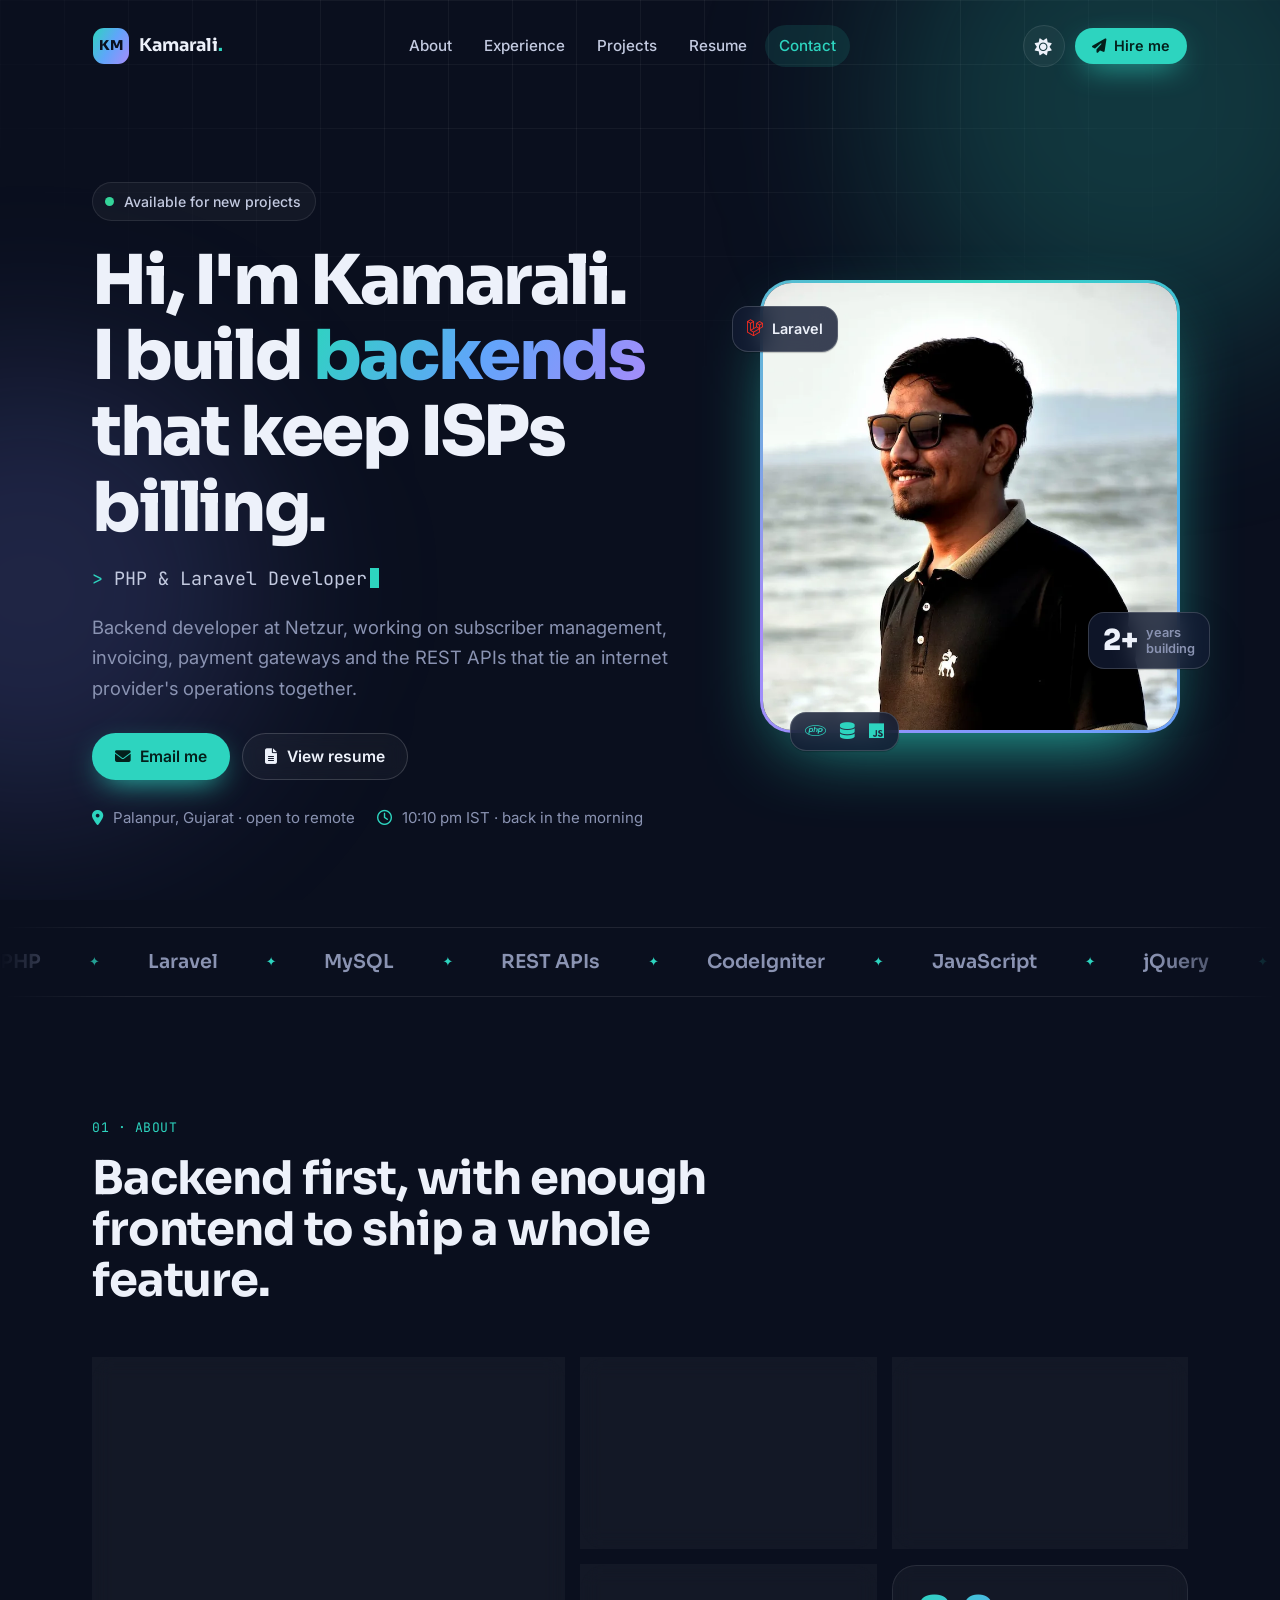
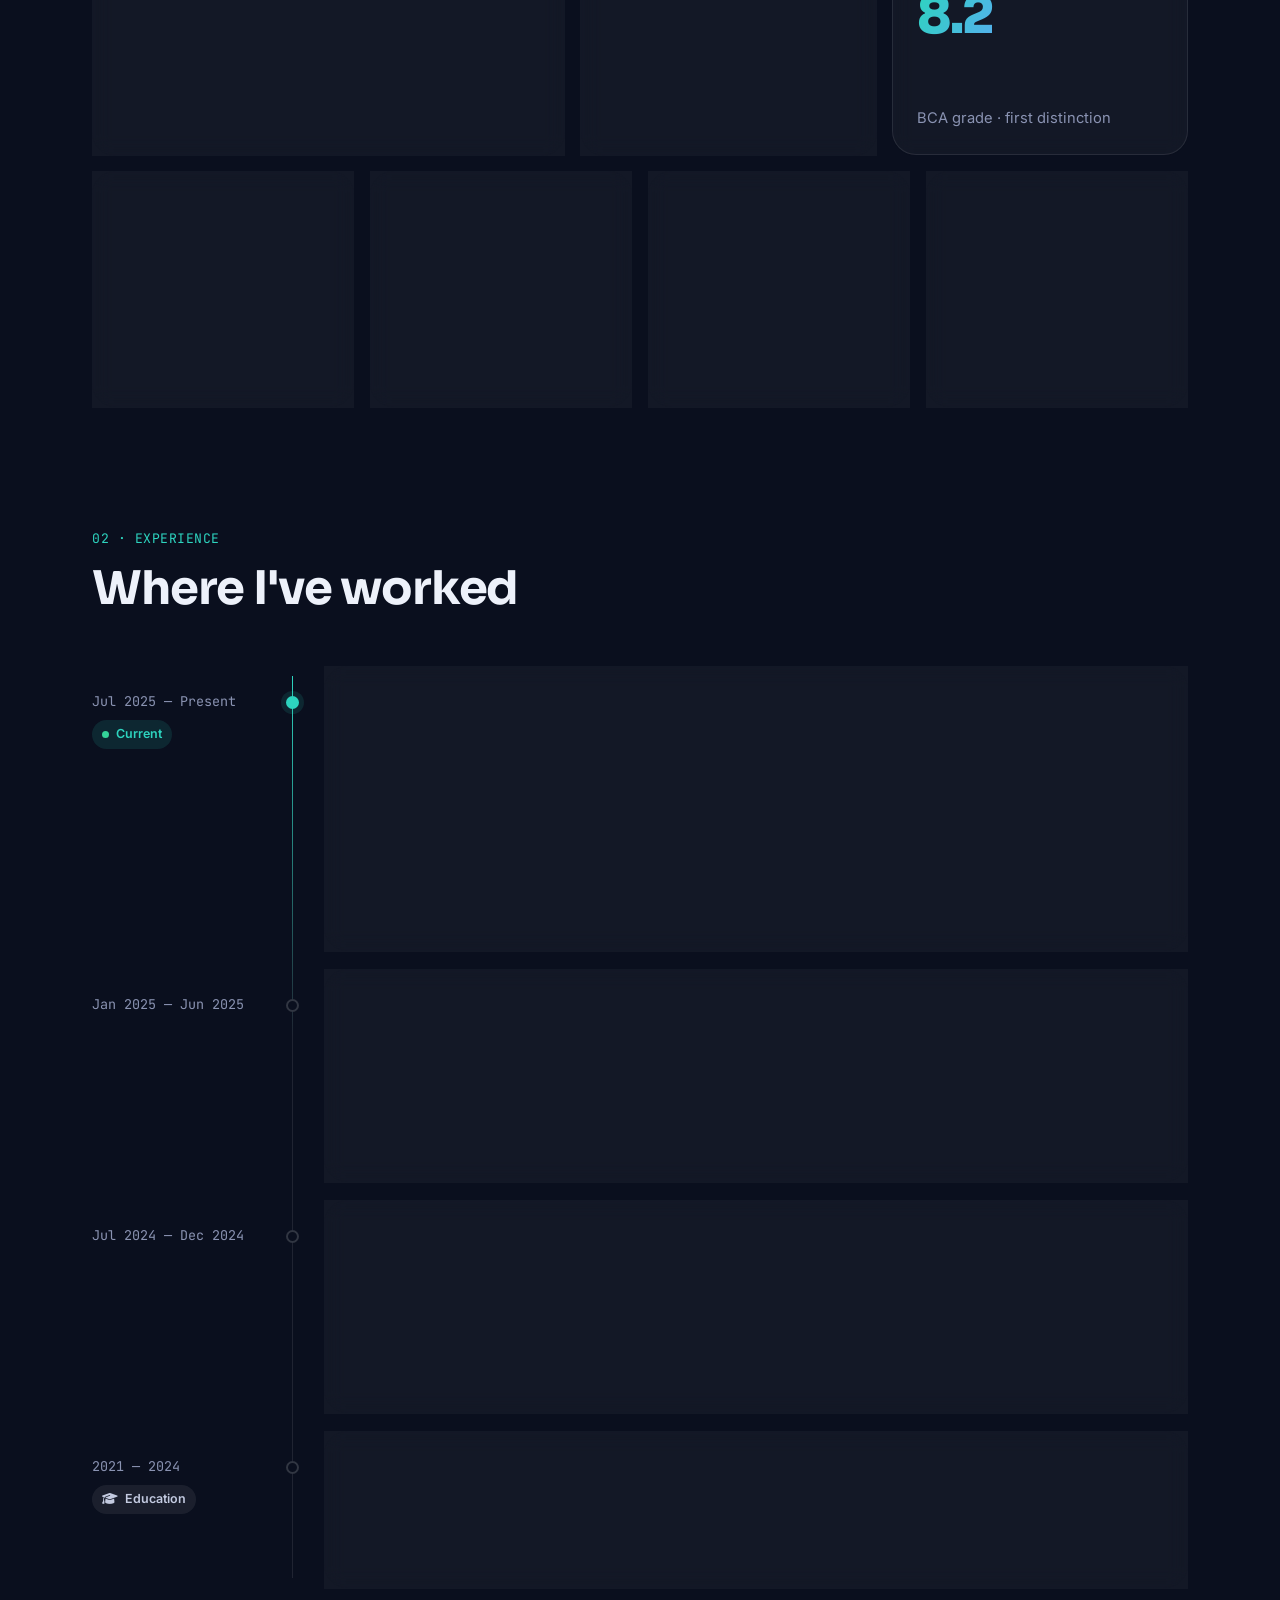
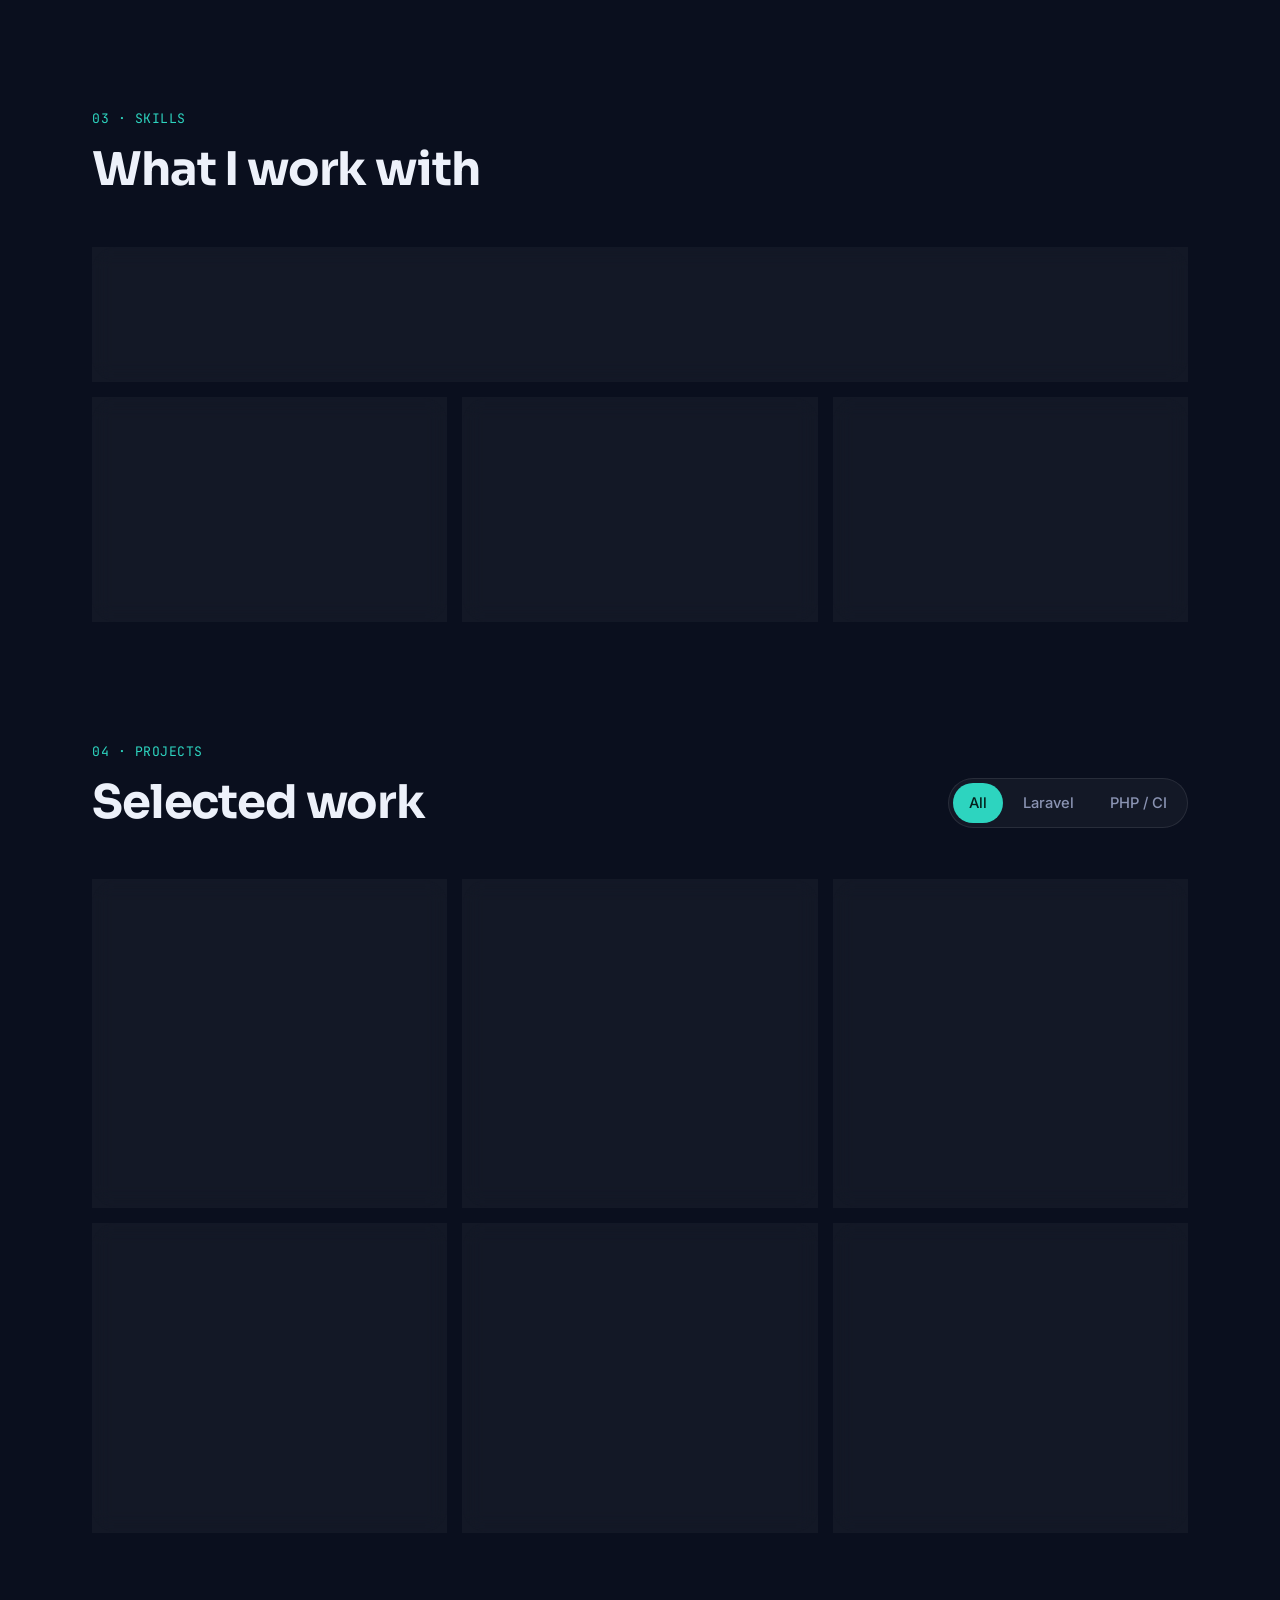
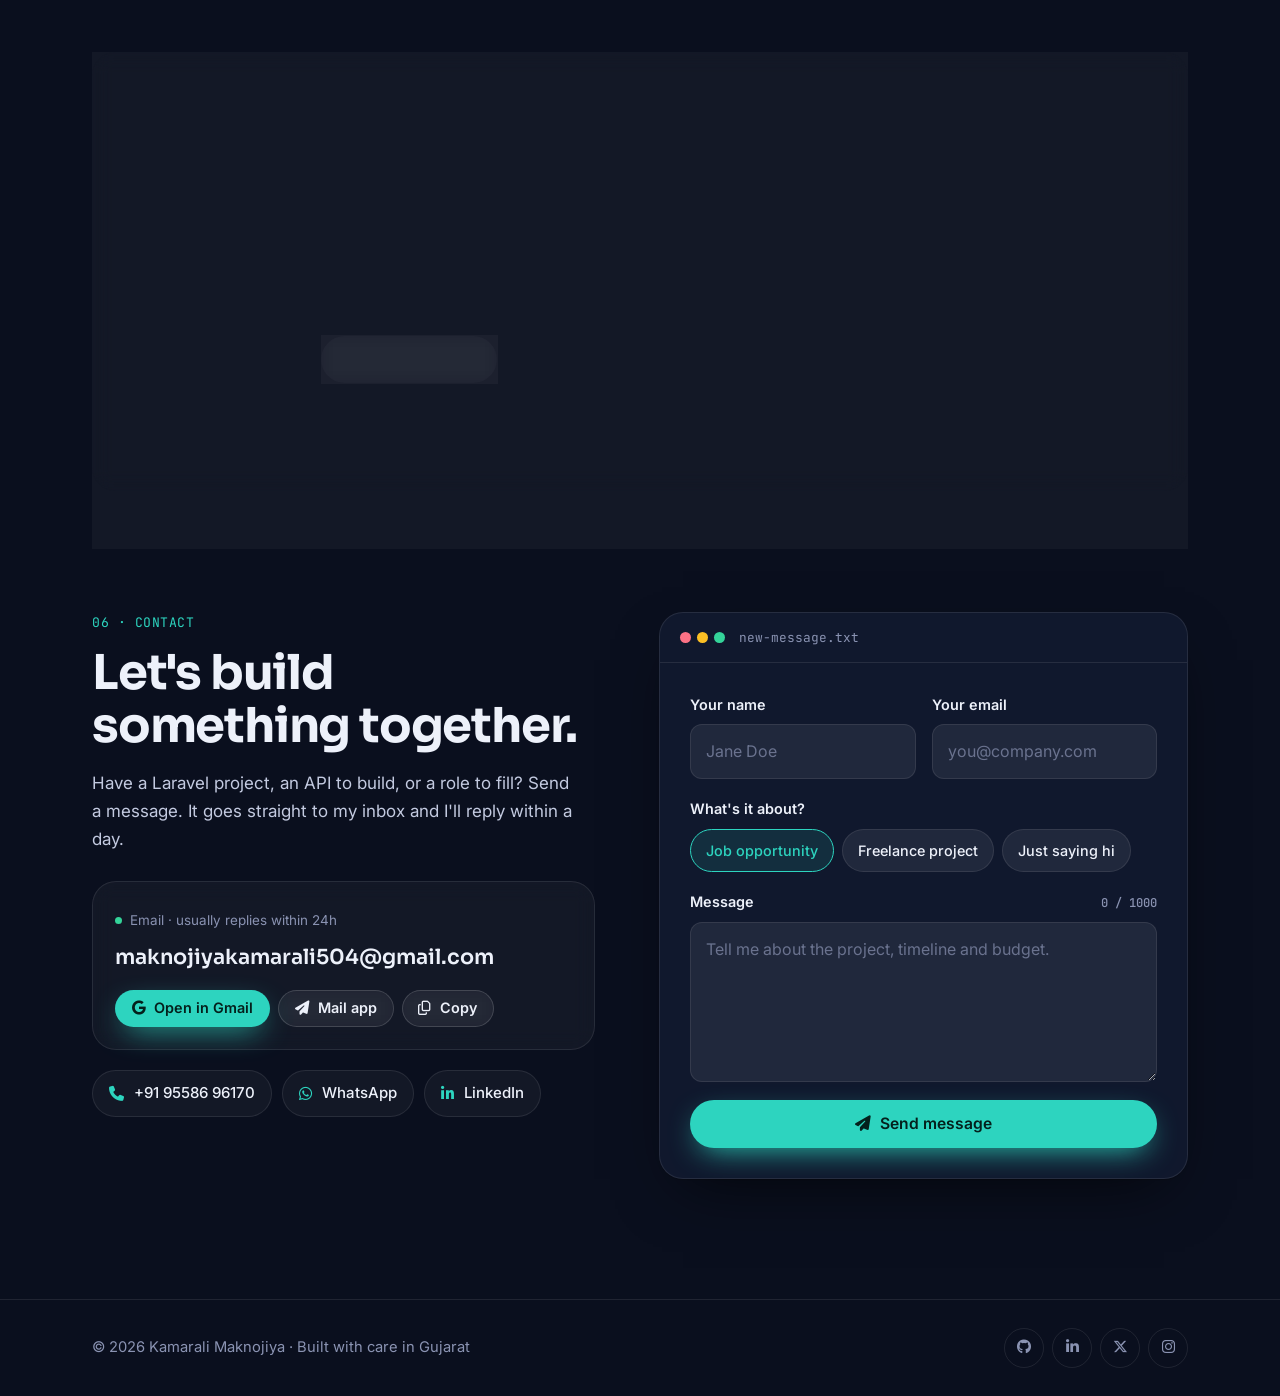
<file: index.html>
<!DOCTYPE html>
<html lang="en">
<head>
  <meta charset="UTF-8">
  <meta name="viewport" content="width=device-width, initial-scale=1.0">
  <title>Kamarali Maknojiya · PHP & Laravel Backend Developer</title>
  <meta name="description" content="Kamarali Maknojiya — PHP & Laravel backend developer building billing, subscriber and payment systems for ISPs. Based in Palanpur, Gujarat.">
  <meta property="og:title" content="Kamarali Maknojiya — PHP & Laravel Backend Developer">
  <meta property="og:description" content="I build the backend that keeps internet providers billing: subscribers, invoices, payments and REST APIs.">
  <meta property="og:image" content="assets/img/kamarali.jpeg">
  <meta property="og:type" content="website">
  <meta name="theme-color" content="#0A0F1E">
  <link rel="icon" type="image/svg+xml" href="data:image/svg+xml,%3Csvg xmlns='http://www.w3.org/2000/svg' viewBox='0 0 64 64'%3E%3Cdefs%3E%3ClinearGradient id='g' x1='0' y1='0' x2='1' y2='1'%3E%3Cstop offset='0' stop-color='%232DD4BF'/%3E%3Cstop offset='1' stop-color='%236366F1'/%3E%3C/linearGradient%3E%3C/defs%3E%3Crect width='64' height='64' rx='18' fill='url(%23g)'/%3E%3Ctext x='50%25' y='55%25' font-family='Arial' font-weight='700' font-size='26' fill='%230A0F1E' text-anchor='middle' dominant-baseline='middle'%3EKM%3C/text%3E%3C/svg%3E">

  <link rel="preconnect" href="https://fonts.googleapis.com">
  <link rel="preconnect" href="https://fonts.gstatic.com" crossorigin>
  <link href="https://fonts.googleapis.com/css2?family=Sora:wght@500;600;700;800&family=Inter:wght@400;500;600&family=JetBrains+Mono:wght@500&display=swap" rel="stylesheet">
  <link rel="stylesheet" href="https://cdnjs.cloudflare.com/ajax/libs/font-awesome/6.5.1/css/all.min.css">
  <link rel="stylesheet" href="assets/css/style.css?v=2">
  <script>
    // Apply saved theme before paint (dark is the default look)
    try { var t = localStorage.getItem('km-theme'); if (t) document.documentElement.dataset.theme = t; } catch (e) {}
    document.documentElement.classList.add('js');
  </script>
</head>

<body>
  <a class="skip" href="#main">Skip to content</a>
  <div class="progress" id="progress" aria-hidden="true"></div>
  <div class="bg-glow" aria-hidden="true"><span></span><span></span></div>

  <!-- ============ NAV ============ -->
  <header class="nav" id="nav">
    <div class="wrap nav__inner">
      <a href="#top" class="brand" aria-label="Kamarali Maknojiya, back to top">
        <span class="brand__mark">KM</span>
        <span class="brand__name">Kamarali<span class="brand__dot">.</span></span>
      </a>

      <nav class="nav__links" id="navLinks" aria-label="Main">
        <a href="#about">About</a>
        <a href="#work">Experience</a>
        <a href="#projects">Projects</a>
        <a href="#resume">Resume</a>
        <a href="#contact">Contact</a>
      </nav>

      <div class="nav__actions">
        <button class="icon-btn" id="themeToggle" type="button" aria-label="Switch colour theme">
          <i class="fa-solid fa-sun" aria-hidden="true"></i>
        </button>
        <a class="btn btn--small btn--accent nav__cta" href="#contact">
          <i class="fa-solid fa-paper-plane" aria-hidden="true"></i> Hire me
        </a>
        <button class="icon-btn nav__burger" id="menuToggle" type="button" aria-label="Open menu" aria-expanded="false" aria-controls="navLinks">
          <i class="fa-solid fa-bars" aria-hidden="true"></i>
        </button>
      </div>
    </div>
  </header>

  <main id="main">
    <!-- ============ HERO ============ -->
    <section class="hero" id="top">
      <div class="wrap hero__grid">
        <div class="hero__text">
          <p class="badge reveal">
            <span class="pulse" aria-hidden="true"></span>
            Available for new projects
          </p>
          <h1 class="hero__title reveal">
            Hi, I'm Kamarali.<br>
            I build <span class="grad">backends</span><br class="br-lg"> that keep ISPs billing.
          </h1>
          <p class="hero__role reveal" aria-live="off">
            <span class="mono">&gt;</span> <span id="typed" class="typed">PHP &amp; Laravel Developer</span><span class="caret" aria-hidden="true"></span>
          </p>
          <p class="hero__lead reveal">
            Backend developer at Netzur, working on subscriber management, invoicing,
            payment gateways and the REST APIs that tie an internet provider's operations together.
          </p>

          <div class="hero__cta reveal">
            <a class="btn btn--accent" href="#contact">
              <i class="fa-solid fa-envelope" aria-hidden="true"></i> Email me
            </a>
            <a class="btn btn--ghost" href="resume.html">
              <i class="fa-solid fa-file-lines" aria-hidden="true"></i> View resume
            </a>
          </div>

          <ul class="facts reveal">
            <li><i class="fa-solid fa-location-dot" aria-hidden="true"></i> Palanpur, Gujarat · open to remote</li>
            <li><i class="fa-regular fa-clock" aria-hidden="true"></i> <span id="localTime">—</span></li>
          </ul>
        </div>

        <figure class="portrait reveal">
          <div class="portrait__ring">
            <div class="portrait__frame">
              <picture>
                <source srcset="assets/img/kamarali.webp" type="image/webp">
                <img src="assets/img/kamarali.jpeg" width="800" height="800" alt="Portrait of Kamarali Maknojiya" fetchpriority="high">
              </picture>
            </div>
          </div>
          <div class="chip chip--tl" aria-hidden="true">
            <i class="fa-brands fa-laravel"></i> Laravel
          </div>
          <div class="chip chip--br" aria-hidden="true">
            <span class="chip__num">2+</span><span>years<br>building</span>
          </div>
          <div class="chip chip--bl" aria-hidden="true">
            <i class="fa-brands fa-php"></i><i class="fa-solid fa-database"></i><i class="fa-brands fa-js"></i>
          </div>
        </figure>
      </div>

      <!-- tech marquee -->
      <div class="marquee" aria-label="Technologies I use">
        <div class="marquee__track">
          <span>PHP</span><span>Laravel</span><span>MySQL</span><span>REST APIs</span><span>CodeIgniter</span><span>JavaScript</span><span>jQuery</span><span>AJAX</span><span>Blade</span><span>Bootstrap</span><span>Git</span><span>Postman</span><span>Composer</span>
          <span aria-hidden="true">PHP</span><span aria-hidden="true">Laravel</span><span aria-hidden="true">MySQL</span><span aria-hidden="true">REST APIs</span><span aria-hidden="true">CodeIgniter</span><span aria-hidden="true">JavaScript</span><span aria-hidden="true">jQuery</span><span aria-hidden="true">AJAX</span><span aria-hidden="true">Blade</span><span aria-hidden="true">Bootstrap</span><span aria-hidden="true">Git</span><span aria-hidden="true">Postman</span><span aria-hidden="true">Composer</span>
        </div>
      </div>
    </section>

    <!-- ============ ABOUT / STATS ============ -->
    <section class="section" id="about">
      <div class="wrap">
        <div class="section__head reveal">
          <p class="eyebrow">01 · About</p>
          <h2>Backend first, with enough frontend to ship a whole feature.</h2>
        </div>

        <div class="bento">
          <article class="card card--about reveal">
            <p>
              I'm a PHP &amp; Laravel developer from Palanpur, Gujarat. I went from trainee to building
              production billing systems in about two years. Today I work on an all-in-one ISP management
              platform: the modules that keep track of subscribers, raise invoices, collect payments and
              expose everything through clean REST APIs.
            </p>
            <p>
              I like code that is easy to read, queries that stay fast as data grows, and features that are
              finished end to end, from the database schema to the Blade view.
            </p>
          </article>

          <div class="stat reveal"><span class="stat__num" data-count="2" data-suffix="+">2+</span><span class="stat__label">Years of hands-on work</span></div>
          <div class="stat reveal"><span class="stat__num" data-count="3">3</span><span class="stat__label">Companies worked with</span></div>
          <div class="stat reveal"><span class="stat__num" data-count="6" data-suffix="+">6+</span><span class="stat__label">Projects shipped</span></div>
          <div class="stat reveal"><span class="stat__num" data-count="8.3" data-decimals="1">8.3</span><span class="stat__label">BCA grade · first distinction</span></div>
        </div>

        <div class="services">
          <article class="service reveal">
            <i class="fa-solid fa-layer-group" aria-hidden="true"></i>
            <h3>Laravel applications</h3>
            <p>Modular apps with clean architecture, validation, queues and role-based admin panels.</p>
          </article>
          <article class="service reveal">
            <i class="fa-solid fa-plug" aria-hidden="true"></i>
            <h3>REST APIs</h3>
            <p>Well-structured APIs with API Resources, authentication and documentation in Postman.</p>
          </article>
          <article class="service reveal">
            <i class="fa-solid fa-credit-card" aria-hidden="true"></i>
            <h3>Billing &amp; payments</h3>
            <p>Subscriptions, invoices and payment-gateway integrations that reconcile correctly.</p>
          </article>
          <article class="service reveal">
            <i class="fa-solid fa-database" aria-hidden="true"></i>
            <h3>MySQL performance</h3>
            <p>Schema design, indexing and query tuning for data that keeps growing.</p>
          </article>
        </div>
      </div>
    </section>

    <!-- ============ EXPERIENCE ============ -->
    <section class="section" id="work">
      <div class="wrap">
        <div class="section__head reveal">
          <p class="eyebrow">02 · Experience</p>
          <h2>Where I've worked</h2>
        </div>

        <ol class="timeline">
          <li class="job job--current reveal">
            <div class="job__when">
              <span>Jul 2025 — Present</span>
              <span class="pill"><span class="pulse pulse--sm" aria-hidden="true"></span> Current</span>
            </div>
            <div class="job__body">
              <h3>PHP Backend Developer</h3>
              <p class="job__org">Netzur Networking Pvt. Ltd. · Sidhpur</p>
              <p class="job__desc">Product company building an all-in-one ISP management and billing platform.</p>
              <ul>
                <li>Build and maintain Laravel modules for subscriber management, billing and invoicing.</li>
                <li>Integrate payment gateways and third-party services into the billing flow.</li>
                <li>Design and maintain REST APIs used across ISP operations.</li>
                <li>Write and tune MySQL queries and schemas for subscriber and billing data.</li>
              </ul>
            </div>
          </li>

          <li class="job reveal">
            <div class="job__when"><span>Jan 2025 — Jun 2025</span></div>
            <div class="job__body">
              <h3>PHP Laravel Developer Intern</h3>
              <p class="job__org">Latitude Technolabs Pvt. Ltd. · Ahmedabad</p>
              <ul>
                <li>Worked on real client backend features and REST APIs in Laravel.</li>
                <li>Strengthened frontend work with JavaScript, AJAX, HTML and CSS.</li>
                <li>Learned Craft CMS basics and helped manage a client project.</li>
              </ul>
            </div>
          </li>

          <li class="job reveal">
            <div class="job__when"><span>Jul 2024 — Dec 2024</span></div>
            <div class="job__body">
              <h3>PHP Developer Trainee</h3>
              <p class="job__org">Mantiq Infotech · Himmatnagar</p>
              <ul>
                <li>Learned MVC architecture, PSR coding standards and clean-code practice.</li>
                <li>Built with CodeIgniter: validation, emails, helpers and query builder.</li>
                <li>Used Git and GitHub for version control in a team.</li>
              </ul>
            </div>
          </li>

          <li class="job job--edu reveal">
            <div class="job__when"><span>2021 — 2024</span><span class="pill pill--soft"><i class="fa-solid fa-graduation-cap" aria-hidden="true"></i> Education</span></div>
            <div class="job__body">
              <h3>Bachelor of Computer Applications</h3>
              <p class="job__org">B K Mehta IT Center BCA College · Palanpur</p>
              <p class="job__desc">Graduated with 8.3 / 10, first distinction.</p>
            </div>
          </li>
        </ol>
      </div>
    </section>

    <!-- ============ SKILLS ============ -->
    <section class="section" id="skills">
      <div class="wrap">
        <div class="section__head reveal">
          <p class="eyebrow">03 · Skills</p>
          <h2>What I work with</h2>
        </div>

        <div class="skills">
          <div class="skill-group skill-group--lead reveal">
            <h3><i class="fa-brands fa-laravel" aria-hidden="true"></i> Backend</h3>
            <ul class="tags">
              <li>PHP</li><li>Laravel</li><li>CodeIgniter</li><li>REST APIs</li>
              <li>Laravel Modules</li><li>Payment gateways</li><li>MVC</li><li>PSR standards</li>
            </ul>
          </div>
          <div class="skill-group reveal">
            <h3><i class="fa-solid fa-database" aria-hidden="true"></i> Database</h3>
            <ul class="tags">
              <li>MySQL</li><li>Query optimisation</li><li>Schema design</li><li>Eloquent</li>
            </ul>
          </div>
          <div class="skill-group reveal">
            <h3><i class="fa-solid fa-code" aria-hidden="true"></i> Frontend</h3>
            <ul class="tags">
              <li>HTML</li><li>CSS</li><li>JavaScript</li><li>jQuery</li><li>AJAX</li><li>Bootstrap</li><li>Blade</li>
            </ul>
          </div>
          <div class="skill-group reveal">
            <h3><i class="fa-solid fa-screwdriver-wrench" aria-hidden="true"></i> Tools</h3>
            <ul class="tags">
              <li>Git &amp; GitHub</li><li>Postman</li><li>Composer</li><li>Craft CMS</li>
            </ul>
          </div>
        </div>
      </div>
    </section>

    <!-- ============ PROJECTS ============ -->
    <section class="section" id="projects">
      <div class="wrap">
        <div class="section__head section__head--row reveal">
          <div>
            <p class="eyebrow">04 · Projects</p>
            <h2>Selected work</h2>
          </div>
          <div class="filters" role="group" aria-label="Filter projects">
            <button class="filter is-active" type="button" data-filter="all" aria-pressed="true">All</button>
            <button class="filter" type="button" data-filter="laravel" aria-pressed="false">Laravel</button>
            <button class="filter" type="button" data-filter="php" aria-pressed="false">PHP / CI</button>
          </div>
        </div>

        <div class="projects" id="projectGrid">
          <article class="project project--feature reveal" data-tags="laravel">
            <div class="project__top">
              <div class="project__icon"><i class="fa-solid fa-tower-broadcast" aria-hidden="true"></i></div>
              <span class="project__tag">Production · Netzur</span>
            </div>
            <h3>ISP billing platform</h3>
            <p>Subscriber, invoice and payment modules for Netzur's ISP management product, plus the APIs its apps and partners use.</p>
            <ul class="project__stack"><li>Laravel</li><li>MySQL</li><li>REST</li><li>Payment gateways</li></ul>
          </article>

          <article class="project reveal" data-tags="laravel">
            <div class="project__top">
              <div class="project__icon"><i class="fa-solid fa-gauge" aria-hidden="true"></i></div>
              <span class="project__tag">Client</span>
            </div>
            <h3>Site Pro admin panel</h3>
            <p>Built several master-admin modules with full CRUD, validation and dynamic Blade views.</p>
            <ul class="project__stack"><li>Laravel</li><li>Blade</li><li>jQuery</li></ul>
          </article>

          <article class="project reveal" data-tags="laravel">
            <div class="project__top">
              <div class="project__icon"><i class="fa-solid fa-masks-theater" aria-hidden="true"></i></div>
              <span class="project__tag">Client</span>
            </div>
            <h3>Entertainment Kingdom</h3>
            <p>Set up the Laravel project from scratch and turned static HTML into dynamic, data-driven pages.</p>
            <ul class="project__stack"><li>Laravel</li><li>MySQL</li></ul>
          </article>

          <article class="project reveal" data-tags="laravel">
            <div class="project__top">
              <div class="project__icon"><i class="fa-solid fa-envelope-open-text" aria-hidden="true"></i></div>
              <span class="project__tag">Client · API</span>
            </div>
            <h3>Design Invites API</h3>
            <p>REST APIs for product listing and filtering using API Resources, request validation and authentication.</p>
            <ul class="project__stack"><li>Laravel</li><li>REST</li></ul>
          </article>

          <article class="project reveal" data-tags="php">
            <div class="project__top">
              <div class="project__icon"><i class="fa-solid fa-bowl-food" aria-hidden="true"></i></div>
              <span class="project__tag">Personal</span>
            </div>
            <h3>Online food ordering</h3>
            <p>Registration, menu browsing, cart and order tracking in a CodeIgniter 3 e-commerce app.</p>
            <ul class="project__stack"><li>CodeIgniter 3</li><li>MySQL</li></ul>
            <a class="project__link" href="https://github.com/kamarali786/food-order-project" target="_blank" rel="noopener">
              <i class="fa-brands fa-github" aria-hidden="true"></i> View code <i class="fa-solid fa-arrow-up-right-from-square" aria-hidden="true"></i>
            </a>
          </article>

          <article class="project reveal" data-tags="php">
            <div class="project__top">
              <div class="project__icon"><i class="fa-solid fa-basket-shopping" aria-hidden="true"></i></div>
              <span class="project__tag">Personal</span>
            </div>
            <h3>Online grocery store</h3>
            <p>Product browsing, user authentication, cart and order management built in core PHP.</p>
            <ul class="project__stack"><li>Core PHP</li><li>MySQL</li></ul>
          </article>
        </div>
      </div>
    </section>

    <!-- ============ RESUME ============ -->
    <section class="section" id="resume">
      <div class="wrap">
        <div class="resume-card reveal">
          <div class="resume-card__text">
            <p class="eyebrow">05 · Resume</p>
            <h2>The one-page version</h2>
            <p>Everything above on a single, printable page: experience, skills, projects and education.</p>
            <div class="resume-card__actions">
              <a class="btn btn--accent" href="resume.html">
                <i class="fa-solid fa-eye" aria-hidden="true"></i> View online
              </a>
              <a class="btn btn--ghost" href="assets/cv/Kamarali-Maknojiya-Resume.pdf" download>
                <i class="fa-solid fa-file-arrow-down" aria-hidden="true"></i> Download PDF
              </a>
            </div>
          </div>
          <a class="resume-preview" href="resume.html" aria-label="Open resume">
            <div class="rp">
              <div class="rp__name"></div>
              <div class="rp__role"></div>
              <div class="rp__line rp__line--accent"></div>
              <div class="rp__cols">
                <div><i></i><i></i><i class="s"></i><i></i><i></i><i class="s"></i><i></i><i></i><i class="s"></i><i></i><i></i><i></i></div>
                <div><i></i><i class="s"></i><i></i><i></i><i class="s"></i><i></i><i></i><i class="s"></i><i></i></div>
              </div>
            </div>
            <span class="resume-preview__open"><i class="fa-solid fa-arrow-up-right-from-square" aria-hidden="true"></i></span>
          </a>
        </div>
      </div>
    </section>

    <!-- ============ CONTACT ============ -->
    <section class="section contact" id="contact">
      <div class="wrap contact__grid">
        <div class="contact__intro reveal">
          <p class="eyebrow">06 · Contact</p>
          <h2>Let's build something together.</h2>
          <p class="contact__lead">Have a Laravel project, an API to build, or a role to fill? Send a message. It goes straight to my inbox and I'll reply within a day.</p>

          <div class="email-card">
            <span class="email-card__label"><span class="pulse pulse--sm" aria-hidden="true"></span> Email · usually replies within 24h</span>
            <a class="email-card__addr" href="mailto:maknojiyakamarali504@gmail.com">maknojiyakamarali504@gmail.com</a>
            <div class="email-card__actions">
              <a class="btn btn--small btn--accent" id="gmailLink" href="https://mail.google.com/mail/?view=cm&amp;fs=1&amp;to=maknojiyakamarali504@gmail.com&amp;su=Hello%20Kamarali" target="_blank" rel="noopener">
                <i class="fa-brands fa-google" aria-hidden="true"></i> Open in Gmail
              </a>
              <a class="btn btn--small btn--ghost" href="mailto:maknojiyakamarali504@gmail.com?subject=Hello%20Kamarali">
                <i class="fa-solid fa-paper-plane" aria-hidden="true"></i> Mail app
              </a>
              <button class="btn btn--small btn--ghost" type="button" id="copyEmail" data-email="maknojiyakamarali504@gmail.com">
                <i class="fa-regular fa-copy" aria-hidden="true"></i> <span>Copy</span>
              </button>
            </div>
          </div>

          <ul class="contact__list">
            <li><a href="tel:+919558696170"><i class="fa-solid fa-phone" aria-hidden="true"></i> +91 95586 96170</a></li>
            <li><a href="https://wa.me/919558696170?text=Hi%20Kamarali%2C%20I%20saw%20your%20portfolio." target="_blank" rel="noopener"><i class="fa-brands fa-whatsapp" aria-hidden="true"></i> WhatsApp</a></li>
            <li><a href="https://www.linkedin.com/in/kamarali-maknojiya-065905277/" target="_blank" rel="noopener"><i class="fa-brands fa-linkedin-in" aria-hidden="true"></i> LinkedIn</a></li>
          </ul>
        </div>

        <form class="form reveal" id="contactForm" novalidate>
          <div class="form__head">
            <span class="dots" aria-hidden="true"><i></i><i></i><i></i></span>
            <span class="mono">new-message.txt</span>
          </div>
          <div class="form__body">
            <div class="form__row">
              <div class="field">
                <label for="name">Your name</label>
                <input id="name" name="from_name" type="text" autocomplete="name" required placeholder="Jane Doe">
                <small class="field__error">Enter your name.</small>
              </div>
              <div class="field">
                <label for="email">Your email</label>
                <input id="email" name="reply_to" type="email" autocomplete="email" required placeholder="you@company.com">
                <small class="field__error">Enter a valid email so I can reply.</small>
              </div>
            </div>

            <fieldset class="field">
              <legend>What's it about?</legend>
              <div class="topics" id="topics">
                <label class="topic"><input type="radio" name="topic" value="Job opportunity" checked><span>Job opportunity</span></label>
                <label class="topic"><input type="radio" name="topic" value="Freelance project"><span>Freelance project</span></label>
                <label class="topic"><input type="radio" name="topic" value="Just saying hi"><span>Just saying hi</span></label>
              </div>
            </fieldset>

            <div class="field">
              <label for="message">Message <span class="counter" id="counter">0 / 1000</span></label>
              <textarea id="message" name="message" rows="5" maxlength="1000" required placeholder="Tell me about the project, timeline and budget."></textarea>
              <small class="field__error">Write a short message (at least 10 characters).</small>
            </div>

            <!-- Honeypot: bots fill this, humans never see it -->
            <input class="hp" type="text" name="website" tabindex="-1" autocomplete="off" aria-hidden="true">

            <button class="btn btn--accent btn--block" type="submit" id="sendBtn">
              <i class="fa-solid fa-paper-plane" aria-hidden="true"></i> <span>Send message</span>
            </button>
            <p class="form__status" id="formStatus" role="status" aria-live="polite"></p>
          </div>
        </form>
      </div>
    </section>
  </main>

  <footer class="footer">
    <div class="wrap footer__inner">
      <p>© <span id="year">2026</span> Kamarali Maknojiya · Built with care in Gujarat</p>
      <div class="socials">
        <a href="https://github.com/kamarali786" target="_blank" rel="noopener" aria-label="GitHub"><i class="fa-brands fa-github"></i></a>
        <a href="https://www.linkedin.com/in/kamarali-maknojiya-065905277/" target="_blank" rel="noopener" aria-label="LinkedIn"><i class="fa-brands fa-linkedin-in"></i></a>
        <a href="https://x.com/MaknojiyaA52148" target="_blank" rel="noopener" aria-label="X"><i class="fa-brands fa-x-twitter"></i></a>
        <a href="https://www.instagram.com/maknojiya_ali_786/" target="_blank" rel="noopener" aria-label="Instagram"><i class="fa-brands fa-instagram"></i></a>
      </div>
    </div>
  </footer>

  <button class="to-top" id="toTop" type="button" aria-label="Back to top"><i class="fa-solid fa-arrow-up" aria-hidden="true"></i></button>
  <div class="toast" id="toast" role="status" aria-live="polite"></div>

  <script src="assets/js/main.js?v=2"></script>
</body>
</html>
</file>
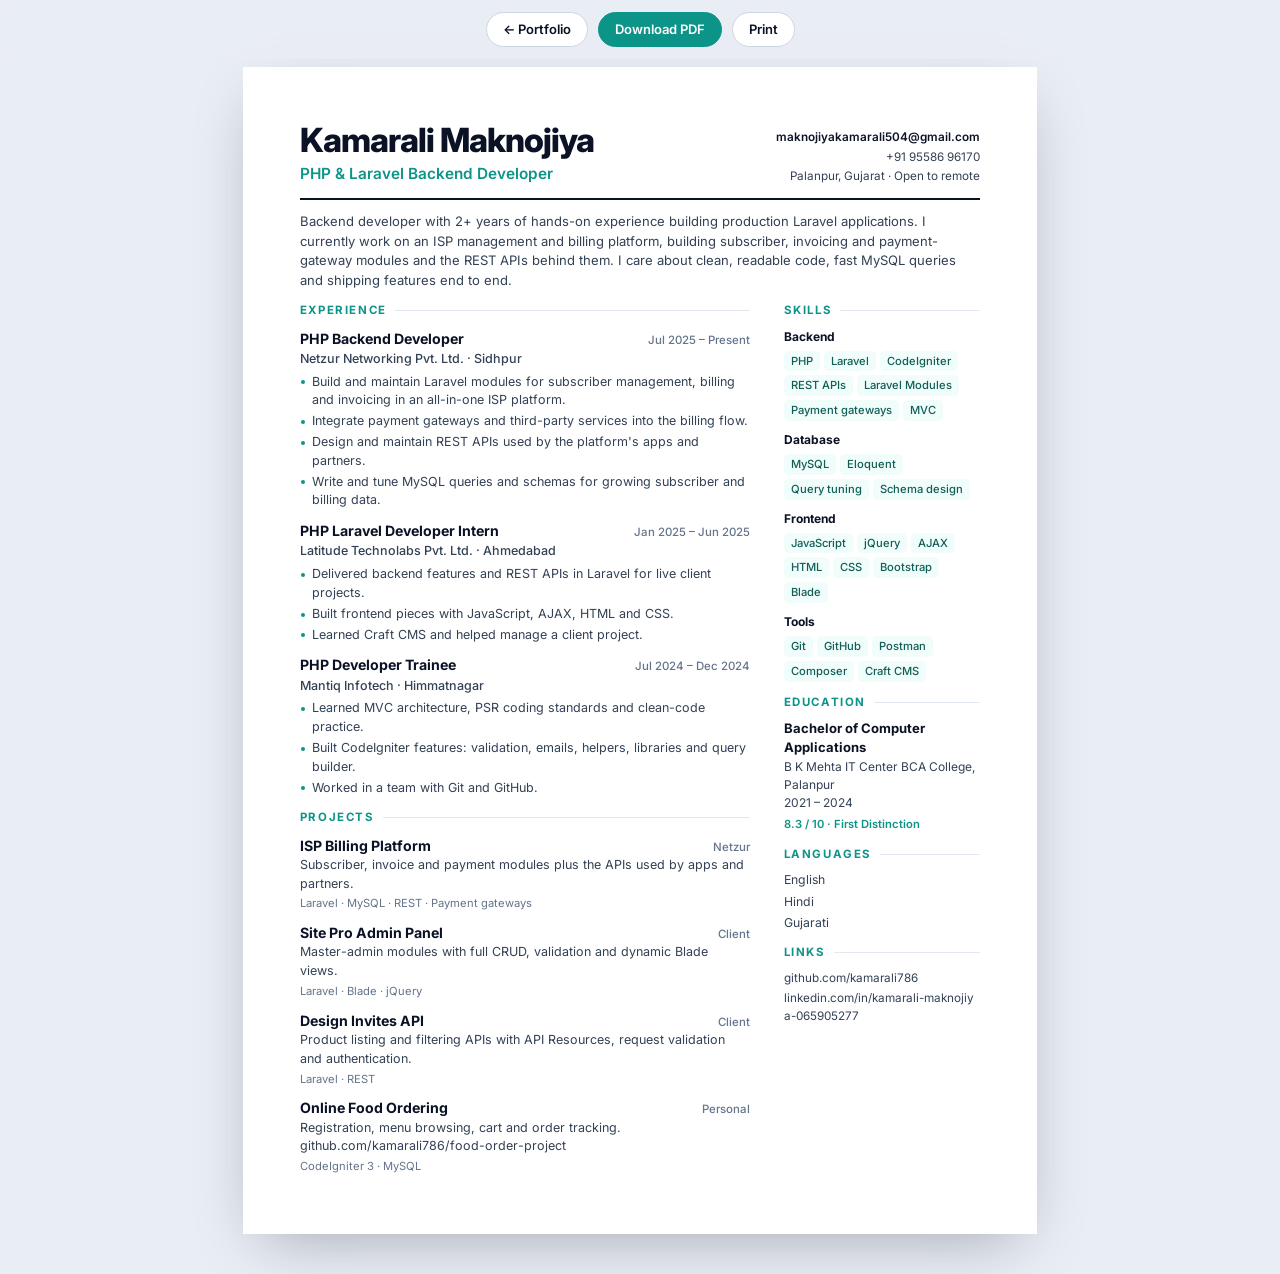
<file: resume.html>
<!DOCTYPE html>
<html lang="en">
<head>
  <meta charset="UTF-8">
  <meta name="viewport" content="width=device-width, initial-scale=1.0">
  <title>Kamarali Maknojiya · Resume</title>
  <meta name="description" content="Resume of Kamarali Maknojiya, PHP & Laravel backend developer.">
  <link rel="preconnect" href="https://fonts.googleapis.com">
  <link rel="preconnect" href="https://fonts.gstatic.com" crossorigin>
  <link href="https://fonts.googleapis.com/css2?family=Inter:wght@400;500;600;700;800&display=swap" rel="stylesheet">
  <style>
    :root { --ink: #0B1226; --ink-2: #334155; --muted: #64748B; --line: #E2E8F0; --accent: #0D9488; --soft: #F0FDFA; }
    * { box-sizing: border-box; }
    html { -webkit-print-color-adjust: exact; print-color-adjust: exact; }
    body { margin: 0; background: #E9EDF4; color: var(--ink); font: 400 10pt/1.5 "Inter", "Segoe UI", system-ui, sans-serif; -webkit-font-smoothing: antialiased; }
    a { color: inherit; text-decoration: none; }
    ul { margin: 0; padding: 0; list-style: none; }
    h1, h2, h3, p { margin: 0; }

    .bar { position: sticky; top: 0; z-index: 5; display: flex; justify-content: center; gap: 10px; padding: 12px; background: rgba(233,237,244,.9); backdrop-filter: blur(8px); }
    .bar a, .bar button { font: 600 13px/1 "Inter", system-ui, sans-serif; padding: 10px 16px; border-radius: 999px; border: 1px solid #CBD5E1; background: #fff; color: var(--ink); cursor: pointer; display: inline-flex; gap: 8px; align-items: center; }
    .bar .primary { background: var(--accent); color: #fff; border-color: var(--accent); }

    .page { width: 210mm; min-height: 297mm; margin: 8px auto 40px; background: #fff; padding: 15mm 15mm 13mm; box-shadow: 0 20px 60px -20px rgba(15,23,42,.35); }

    header.top { display: flex; justify-content: space-between; align-items: flex-end; gap: 20px; padding-bottom: 12px; border-bottom: 2px solid var(--ink); }
    .name { font-size: 25pt; font-weight: 800; letter-spacing: -0.03em; line-height: 1; }
    .role { margin-top: 6px; font-size: 11.5pt; font-weight: 600; color: var(--accent); }
    .contact { text-align: right; font-size: 8.8pt; color: var(--ink-2); display: grid; gap: 2px; }
    .contact b { font-weight: 600; color: var(--ink); }

    .summary { margin: 12px 0 4px; font-size: 9.8pt; color: var(--ink-2); }

    .cols { display: grid; grid-template-columns: 1fr 52mm; gap: 9mm; margin-top: 10px; }
    h2 { font-size: 8.6pt; font-weight: 700; letter-spacing: .14em; text-transform: uppercase; color: var(--accent); margin: 12px 0 8px; display: flex; align-items: center; gap: 8px; }
    h2::after { content: ""; flex: 1; height: 1px; background: var(--line); }
    .cols > * > h2:first-child { margin-top: 2px; }

    .item { margin-bottom: 10px; break-inside: avoid; }
    .item__head { display: flex; justify-content: space-between; gap: 10px; align-items: baseline; }
    .item h3 { font-size: 10.6pt; font-weight: 700; }
    .when { font-size: 8.6pt; color: var(--muted); white-space: nowrap; font-weight: 500; }
    .org { font-size: 9.4pt; color: var(--ink-2); font-weight: 500; margin: 1px 0 4px; }
    .item ul li { position: relative; padding-left: 12px; color: var(--ink-2); font-size: 9.4pt; margin-bottom: 2px; }
    .item ul li::before { content: ""; position: absolute; left: 1px; top: .62em; width: 4px; height: 4px; border-radius: 50%; background: var(--accent); }
    .item p.desc { font-size: 9.4pt; color: var(--ink-2); }
    .stack { font-size: 8.4pt; color: var(--muted); margin-top: 2px; }

    .side .group { margin-bottom: 10px; }
    .side h4 { margin: 0 0 5px; font-size: 9pt; font-weight: 700; }
    .chips { display: flex; flex-wrap: wrap; gap: 4px; }
    .chips li { font-size: 8.4pt; padding: 2px 7px; border-radius: 5px; background: var(--soft); color: #115E59; font-weight: 500; }
    .plain li { font-size: 9.2pt; color: var(--ink-2); margin-bottom: 3px; }
    .plain li span { color: var(--muted); }
    .edu h3 { font-size: 9.8pt; font-weight: 700; }
    .edu p { font-size: 9pt; color: var(--ink-2); }
    .edu .grade { display: inline-block; margin-top: 4px; font-size: 8.4pt; font-weight: 600; color: var(--accent); }
    .links li { font-size: 8.8pt; color: var(--ink-2); margin-bottom: 3px; word-break: break-all; }

    @media screen and (max-width: 820px) {
      .page { width: auto; min-height: 0; margin: 0 0 30px; padding: 22px 18px; box-shadow: none; }
      header.top { flex-direction: column; align-items: flex-start; }
      .contact { text-align: left; }
      .cols { grid-template-columns: 1fr; gap: 0; }
    }
    @page { size: A4; margin: 0; }
    @media print {
      body { background: #fff; }
      .bar { display: none; }
      .page { margin: 0; box-shadow: none; width: 210mm; height: 297mm; overflow: hidden; }
    }
  </style>
</head>
<body>
  <div class="bar">
    <a href="index.html">← Portfolio</a>
    <a class="primary" href="assets/cv/Kamarali-Maknojiya-Resume.pdf" download>Download PDF</a>
    <button type="button" onclick="window.print()">Print</button>
  </div>

  <main class="page">
    <header class="top">
      <div>
        <h1 class="name">Kamarali Maknojiya</h1>
        <p class="role">PHP &amp; Laravel Backend Developer</p>
      </div>
      <div class="contact">
        <a href="mailto:maknojiyakamarali504@gmail.com"><b>maknojiyakamarali504@gmail.com</b></a>
        <a href="tel:+919558696170">+91 95586 96170</a>
        <span>Palanpur, Gujarat · Open to remote</span>
      </div>
    </header>

    <p class="summary">
      Backend developer with 2+ years of hands-on experience building production Laravel applications.
      I currently work on an ISP management and billing platform, building subscriber, invoicing and
      payment-gateway modules and the REST APIs behind them. I care about clean, readable code, fast MySQL
      queries and shipping features end to end.
    </p>

    <div class="cols">
      <div>
        <h2>Experience</h2>

        <div class="item">
          <div class="item__head"><h3>PHP Backend Developer</h3><span class="when">Jul 2025 – Present</span></div>
          <p class="org">Netzur Networking Pvt. Ltd. · Sidhpur</p>
          <ul>
            <li>Build and maintain Laravel modules for subscriber management, billing and invoicing in an all-in-one ISP platform.</li>
            <li>Integrate payment gateways and third-party services into the billing flow.</li>
            <li>Design and maintain REST APIs used by the platform's apps and partners.</li>
            <li>Write and tune MySQL queries and schemas for growing subscriber and billing data.</li>
          </ul>
        </div>

        <div class="item">
          <div class="item__head"><h3>PHP Laravel Developer Intern</h3><span class="when">Jan 2025 – Jun 2025</span></div>
          <p class="org">Latitude Technolabs Pvt. Ltd. · Ahmedabad</p>
          <ul>
            <li>Delivered backend features and REST APIs in Laravel for live client projects.</li>
            <li>Built frontend pieces with JavaScript, AJAX, HTML and CSS.</li>
            <li>Learned Craft CMS and helped manage a client project.</li>
          </ul>
        </div>

        <div class="item">
          <div class="item__head"><h3>PHP Developer Trainee</h3><span class="when">Jul 2024 – Dec 2024</span></div>
          <p class="org">Mantiq Infotech · Himmatnagar</p>
          <ul>
            <li>Learned MVC architecture, PSR coding standards and clean-code practice.</li>
            <li>Built CodeIgniter features: validation, emails, helpers, libraries and query builder.</li>
            <li>Worked in a team with Git and GitHub.</li>
          </ul>
        </div>

        <h2>Projects</h2>

        <div class="item">
          <div class="item__head"><h3>ISP Billing Platform</h3><span class="when">Netzur</span></div>
          <p class="desc">Subscriber, invoice and payment modules plus the APIs used by apps and partners.</p>
          <p class="stack">Laravel · MySQL · REST · Payment gateways</p>
        </div>
        <div class="item">
          <div class="item__head"><h3>Site Pro Admin Panel</h3><span class="when">Client</span></div>
          <p class="desc">Master-admin modules with full CRUD, validation and dynamic Blade views.</p>
          <p class="stack">Laravel · Blade · jQuery</p>
        </div>
        <div class="item">
          <div class="item__head"><h3>Design Invites API</h3><span class="when">Client</span></div>
          <p class="desc">Product listing and filtering APIs with API Resources, request validation and authentication.</p>
          <p class="stack">Laravel · REST</p>
        </div>
        <div class="item">
          <div class="item__head"><h3>Online Food Ordering</h3><span class="when">Personal</span></div>
          <p class="desc">Registration, menu browsing, cart and order tracking. github.com/kamarali786/food-order-project</p>
          <p class="stack">CodeIgniter 3 · MySQL</p>
        </div>
      </div>

      <aside class="side">
        <h2>Skills</h2>
        <div class="group">
          <h4>Backend</h4>
          <ul class="chips"><li>PHP</li><li>Laravel</li><li>CodeIgniter</li><li>REST APIs</li><li>Laravel Modules</li><li>Payment gateways</li><li>MVC</li></ul>
        </div>
        <div class="group">
          <h4>Database</h4>
          <ul class="chips"><li>MySQL</li><li>Eloquent</li><li>Query tuning</li><li>Schema design</li></ul>
        </div>
        <div class="group">
          <h4>Frontend</h4>
          <ul class="chips"><li>JavaScript</li><li>jQuery</li><li>AJAX</li><li>HTML</li><li>CSS</li><li>Bootstrap</li><li>Blade</li></ul>
        </div>
        <div class="group">
          <h4>Tools</h4>
          <ul class="chips"><li>Git</li><li>GitHub</li><li>Postman</li><li>Composer</li><li>Craft CMS</li></ul>
        </div>

        <h2>Education</h2>
        <div class="edu">
          <h3>Bachelor of Computer Applications</h3>
          <p>B K Mehta IT Center BCA College, Palanpur</p>
          <p>2021 – 2024</p>
          <span class="grade">8.3 / 10 · First Distinction</span>
        </div>

        <h2>Languages</h2>
        <ul class="plain">
          <li>English</li>
          <li>Hindi</li>
          <li>Gujarati</li>
        </ul>

        <h2>Links</h2>
        <ul class="links">
          <li>github.com/kamarali786</li>
          <li>linkedin.com/in/kamarali-maknojiya-065905277</li>
        </ul>
      </aside>
    </div>
  </main>
</body>
</html>
</file>
<file: assets/css/style.css>
/* =========================================================
   Kamarali Maknojiya — portfolio (v2)
   Look: deep night navy + lagoon teal, glass surfaces
   Dark is default; light theme via [data-theme="light"]
   ========================================================= */
:root {
  --bg: #0A0F1E;
  --bg-2: #0E1428;
  --surface: rgba(255, 255, 255, .04);
  --surface-solid: #121A31;
  --surface-hi: rgba(255, 255, 255, .07);
  --ink: #EDF1FA;
  --ink-2: #C3CAE0;
  --muted: #8A93B2;
  --line: rgba(255, 255, 255, .09);
  --line-hi: rgba(255, 255, 255, .16);
  --accent: #2DD4BF;
  --accent-2: #818CF8;
  --accent-ink: #04201C;
  --accent-soft: rgba(45, 212, 191, .12);
  --ok: #34D399;
  --err: #FB7185;
  --grad: linear-gradient(120deg, #2DD4BF 0%, #60A5FA 50%, #A78BFA 100%);
  --shadow: 0 1px 1px rgba(0,0,0,.2), 0 24px 60px -24px rgba(0,0,0,.7);
  --glow-a: rgba(45, 212, 191, .20);
  --glow-b: rgba(129, 140, 248, .18);

  --f-display: "Sora", "Segoe UI", system-ui, sans-serif;
  --f-body: "Inter", "Segoe UI", system-ui, sans-serif;
  --f-mono: "JetBrains Mono", ui-monospace, Menlo, Consolas, monospace;

  --r-xl: 32px;
  --r-lg: 24px;
  --r-md: 16px;
  --r-sm: 10px;
  --wrap: 1160px;
  --gutter: clamp(18px, 4vw, 32px);
  color-scheme: dark;
}

:root[data-theme="light"] {
  --bg: #F5F7FB;
  --bg-2: #EEF2F9;
  --surface: rgba(255, 255, 255, .75);
  --surface-solid: #FFFFFF;
  --surface-hi: #FFFFFF;
  --ink: #0B1226;
  --ink-2: #33405E;
  --muted: #5E6886;
  --line: rgba(11, 18, 38, .09);
  --line-hi: rgba(11, 18, 38, .16);
  --accent: #0D9488;
  --accent-2: #4F46E5;
  --accent-ink: #FFFFFF;
  --accent-soft: rgba(13, 148, 136, .10);
  --ok: #059669;
  --err: #E11D48;
  --grad: linear-gradient(120deg, #0D9488 0%, #2563EB 55%, #7C3AED 100%);
  --shadow: 0 1px 2px rgba(11,18,38,.05), 0 20px 50px -24px rgba(11,18,38,.25);
  --glow-a: rgba(45, 212, 191, .22);
  --glow-b: rgba(129, 140, 248, .18);
  color-scheme: light;
}

/* ---------- base ---------- */
*, *::before, *::after { box-sizing: border-box; }
html { scroll-behavior: smooth; scroll-padding-top: 90px; -webkit-text-size-adjust: 100%; }
body {
  margin: 0;
  background: var(--bg);
  color: var(--ink);
  font: 400 1.0625rem/1.65 var(--f-body);
  -webkit-font-smoothing: antialiased;
  overflow-x: hidden;
  transition: background-color .3s ease, color .3s ease;
}
img { max-width: 100%; display: block; height: auto; }
a { color: inherit; }
h1, h2, h3 { font-family: var(--f-display); margin: 0; letter-spacing: -0.025em; line-height: 1.1; font-weight: 700; }
p { margin: 0; }
ul, ol { margin: 0; padding: 0; list-style: none; }
button { font: inherit; color: inherit; }
::selection { background: var(--accent); color: var(--accent-ink); }
:focus-visible { outline: 2px solid var(--accent); outline-offset: 3px; border-radius: 8px; }

.wrap { width: 100%; max-width: var(--wrap); margin: 0 auto; padding: 0 var(--gutter); }
.mono { font-family: var(--f-mono); }
.grad { background: var(--grad); -webkit-background-clip: text; background-clip: text; color: transparent; }
.skip { position: absolute; left: -999px; top: 8px; background: var(--accent); color: var(--accent-ink); padding: 8px 14px; border-radius: 8px; z-index: 200; }
.skip:focus { left: 8px; }

/* background glow + grid */
.bg-glow { position: fixed; inset: 0; z-index: -1; pointer-events: none; overflow: hidden; }
.bg-glow::before {
  content: ""; position: absolute; inset: 0;
  background-image: linear-gradient(var(--line) 1px, transparent 1px), linear-gradient(90deg, var(--line) 1px, transparent 1px);
  background-size: 64px 64px;
  mask-image: radial-gradient(ellipse 80% 60% at 50% 0%, #000 30%, transparent 75%);
  -webkit-mask-image: radial-gradient(ellipse 80% 60% at 50% 0%, #000 30%, transparent 75%);
  opacity: .55;
}
.bg-glow span { position: absolute; border-radius: 50%; filter: blur(90px); }
.bg-glow span:nth-child(1) { width: 520px; height: 520px; background: var(--glow-a); top: -160px; right: -120px; }
.bg-glow span:nth-child(2) { width: 460px; height: 460px; background: var(--glow-b); top: 40vh; left: -200px; }

/* scroll progress */
.progress { position: fixed; top: 0; left: 0; height: 3px; width: 100%; transform-origin: 0 50%; transform: scaleX(0); background: var(--grad); z-index: 120; }

/* ---------- buttons ---------- */
.btn {
  display: inline-flex; align-items: center; justify-content: center; gap: .6em;
  font: 600 .98rem/1 var(--f-body);
  padding: .95em 1.4em; border-radius: 999px;
  border: 1px solid transparent; text-decoration: none; cursor: pointer;
  transition: transform .18s ease, background-color .2s ease, border-color .2s ease, color .2s ease, box-shadow .2s ease;
  white-space: nowrap;
}
.btn:hover { transform: translateY(-2px); }
.btn:active { transform: translateY(0); }
.btn--accent { background: var(--accent); color: var(--accent-ink); box-shadow: 0 10px 30px -10px var(--accent); }
.btn--accent:hover { box-shadow: 0 14px 36px -10px var(--accent); }
.btn--ghost { background: var(--surface); color: var(--ink); border-color: var(--line-hi); backdrop-filter: blur(8px); }
.btn--ghost:hover { border-color: var(--accent); color: var(--accent); }
.btn--small { padding: .7em 1.1em; font-size: .9rem; }
.btn--block { width: 100%; }
.btn[disabled] { opacity: .65; cursor: progress; transform: none; }

.icon-btn {
  width: 42px; height: 42px; border-radius: 50%;
  display: inline-grid; place-items: center;
  background: var(--surface); border: 1px solid var(--line); cursor: pointer;
  transition: border-color .2s, color .2s, transform .2s;
}
.icon-btn:hover { border-color: var(--accent); color: var(--accent); transform: rotate(-12deg); }

/* ---------- nav ---------- */
.nav { position: sticky; top: 0; z-index: 100; padding: 14px 0; transition: padding .25s ease; }
.nav__inner {
  display: flex; align-items: center; justify-content: space-between; gap: 16px;
  padding-top: 10px; padding-bottom: 10px;
  border: 1px solid transparent; border-radius: 999px;
  transition: background-color .25s, border-color .25s, box-shadow .25s, max-width .25s;
}
.nav.is-scrolled { padding: 10px 0; }
.nav.is-scrolled .nav__inner {
  background: color-mix(in srgb, var(--bg) 72%, transparent);
  border-color: var(--line); box-shadow: var(--shadow);
  backdrop-filter: saturate(160%) blur(14px); -webkit-backdrop-filter: saturate(160%) blur(14px);
  max-width: calc(var(--wrap) - 40px);
}
.brand { display: inline-flex; align-items: center; gap: 10px; text-decoration: none; font-family: var(--f-display); font-weight: 700; font-size: 1.1rem; }
.brand__mark {
  width: 36px; height: 36px; border-radius: 11px; display: grid; place-items: center;
  background: var(--grad); color: #0A0F1E; font-size: .85rem; font-weight: 800;
}
.brand__dot { color: var(--accent); }
.nav__links { display: flex; gap: 4px; }
.nav__links a {
  text-decoration: none; font-weight: 500; font-size: .95rem; color: var(--ink-2);
  padding: 8px 14px; border-radius: 999px; transition: color .2s, background-color .2s;
}
.nav__links a:hover { color: var(--ink); background: var(--surface-hi); }
.nav__links a.is-active { color: var(--accent); background: var(--accent-soft); }
.nav__actions { display: flex; align-items: center; gap: 10px; }
.nav__burger { display: none; }

/* ---------- hero ---------- */
.hero { padding: clamp(40px, 7vw, 90px) 0 0; }
.hero__grid { display: grid; grid-template-columns: 1.15fr .85fr; gap: clamp(32px, 6vw, 72px); align-items: center; }
.badge {
  display: inline-flex; align-items: center; gap: 10px;
  font-size: .88rem; font-weight: 500; color: var(--ink-2);
  padding: 7px 14px 7px 12px; border-radius: 999px;
  background: var(--surface); border: 1px solid var(--line);
}
.pulse { width: 9px; height: 9px; border-radius: 50%; background: var(--ok); position: relative; flex: none; display: inline-block; }
.pulse::after { content: ""; position: absolute; inset: -4px; border-radius: 50%; border: 2px solid var(--ok); opacity: 0; animation: ping 2s ease-out infinite; }
.pulse--sm { width: 7px; height: 7px; }
@keyframes ping { 0% { transform: scale(.6); opacity: .8; } 100% { transform: scale(1.8); opacity: 0; } }

.hero__title { font-size: clamp(2.4rem, 5.6vw, 4.3rem); margin: 22px 0 18px; font-weight: 800; letter-spacing: -0.035em; }
.hero__role { font-size: clamp(1rem, 1.6vw, 1.15rem); color: var(--ink-2); margin-bottom: 18px; font-family: var(--f-mono); min-height: 1.6em; }
.hero__role .mono { color: var(--accent); }
.caret { display: inline-block; width: 9px; height: 1.1em; background: var(--accent); vertical-align: -0.18em; margin-left: 3px; animation: blink 1s steps(1) infinite; }
@keyframes blink { 50% { opacity: 0; } }
.hero__lead { font-size: clamp(1.02rem, 1.5vw, 1.15rem); color: var(--muted); max-width: 54ch; }
.hero__cta { display: flex; flex-wrap: wrap; gap: 12px; margin: 30px 0 26px; }
.facts { display: flex; flex-wrap: wrap; gap: 10px 22px; color: var(--muted); font-size: .94rem; }
.facts i { color: var(--accent); margin-right: 6px; }

.portrait { position: relative; margin: 0; justify-self: center; width: min(100%, 420px); }
.portrait__ring {
  padding: 3px; border-radius: var(--r-xl);
  background: conic-gradient(from var(--angle, 0deg), #2DD4BF, #60A5FA, #A78BFA, #2DD4BF);
  animation: spin 8s linear infinite;
  box-shadow: 0 30px 80px -30px var(--accent);
}
@property --angle { syntax: "<angle>"; initial-value: 0deg; inherits: false; }
@keyframes spin { to { --angle: 360deg; } }
.portrait__frame { border-radius: calc(var(--r-xl) - 3px); overflow: hidden; aspect-ratio: 1 / 1.08; background: var(--surface-solid); }
.portrait__frame img { width: 100%; height: 100%; object-fit: cover; object-position: 40% 50%; transition: transform .6s ease; }
.portrait:hover .portrait__frame img { transform: scale(1.04); }

.chip {
  position: absolute; display: inline-flex; align-items: center; gap: 8px;
  padding: 10px 14px; border-radius: 16px;
  background: color-mix(in srgb, var(--surface-solid) 82%, transparent);
  border: 1px solid var(--line-hi); box-shadow: var(--shadow);
  backdrop-filter: blur(12px); -webkit-backdrop-filter: blur(12px);
  font-weight: 600; font-size: .9rem;
  animation: float 6s ease-in-out infinite;
}
.chip i { color: var(--accent); font-size: 1.05rem; }
.chip--tl { top: 26px; left: -28px; }
.chip--tl i { color: #FF2D20; }
.chip--br { bottom: 64px; right: -30px; animation-delay: -2s; line-height: 1.2; font-size: .8rem; color: var(--muted); }
.chip__num { font-family: var(--f-display); font-size: 1.8rem; font-weight: 800; color: var(--ink); }
.chip--bl { bottom: -18px; left: 30px; gap: 14px; animation-delay: -4s; }
@keyframes float { 0%, 100% { transform: translateY(0); } 50% { transform: translateY(-10px); } }

/* marquee */
.marquee {
  margin-top: clamp(56px, 8vw, 96px); padding: 18px 0;
  border-block: 1px solid var(--line); overflow: hidden;
  mask-image: linear-gradient(90deg, transparent, #000 10%, #000 90%, transparent);
  -webkit-mask-image: linear-gradient(90deg, transparent, #000 10%, #000 90%, transparent);
}
.marquee__track { display: flex; width: max-content; gap: 48px; animation: marquee 38s linear infinite; }
.marquee__track span { font-family: var(--f-display); font-weight: 600; font-size: 1.2rem; color: var(--muted); display: inline-flex; align-items: center; gap: 48px; }
.marquee__track span::after { content: "✦"; color: var(--accent); font-size: .8rem; }
.marquee:hover .marquee__track { animation-play-state: paused; }
@keyframes marquee { to { transform: translateX(-50%); } }

/* ---------- sections ---------- */
.section { padding: clamp(70px, 10vw, 120px) 0 0; }
.section__head { max-width: 720px; margin-bottom: clamp(32px, 5vw, 52px); }
.section__head h2 { font-size: clamp(1.9rem, 3.8vw, 2.9rem); }
.section__head--row { max-width: none; display: flex; justify-content: space-between; align-items: flex-end; gap: 20px; flex-wrap: wrap; }
.eyebrow { font-family: var(--f-mono); font-size: .82rem; color: var(--accent); letter-spacing: .04em; margin-bottom: 14px; text-transform: uppercase; }

.card, .stat, .service, .skill-group, .project, .job__body, .resume-card, .form, .email-card {
  background: var(--surface); border: 1px solid var(--line); border-radius: var(--r-lg);
  backdrop-filter: blur(10px); -webkit-backdrop-filter: blur(10px);
}

/* about bento */
.bento { display: grid; grid-template-columns: 1.6fr 1fr 1fr; grid-template-rows: auto auto; gap: 16px; }
.card--about { grid-row: span 2; padding: clamp(24px, 3vw, 36px); display: grid; gap: 16px; align-content: center; color: var(--ink-2); font-size: 1.06rem; }
.stat { padding: 24px; display: flex; flex-direction: column; justify-content: space-between; gap: 18px; min-height: 150px; transition: border-color .25s, transform .25s; }
.stat:hover { border-color: var(--accent); transform: translateY(-3px); }
.stat__num { font-family: var(--f-display); font-size: clamp(2.4rem, 4vw, 3.2rem); font-weight: 800; letter-spacing: -0.04em; line-height: 1; background: var(--grad); -webkit-background-clip: text; background-clip: text; color: transparent; }
.stat__label { color: var(--muted); font-size: .92rem; }

.services { display: grid; grid-template-columns: repeat(4, 1fr); gap: 16px; margin-top: 16px; }
.service { padding: 24px; transition: border-color .25s, transform .25s; }
.service:hover { border-color: var(--line-hi); transform: translateY(-3px); }
.service i { width: 44px; height: 44px; border-radius: 12px; display: grid; place-items: center; background: var(--accent-soft); color: var(--accent); font-size: 1.1rem; margin-bottom: 16px; }
.service h3 { font-size: 1.08rem; margin-bottom: 8px; }
.service p { color: var(--muted); font-size: .94rem; }

/* ---------- timeline ---------- */
.timeline { position: relative; display: grid; gap: 18px; }
.timeline::before { content: ""; position: absolute; left: 200px; top: 10px; bottom: 10px; width: 1px; background: linear-gradient(var(--accent), var(--line) 40%, var(--line)); }
.job { display: grid; grid-template-columns: 200px 1fr; gap: 0; position: relative; }
.job::before {
  content: ""; position: absolute; left: 194px; top: 30px; width: 13px; height: 13px; border-radius: 50%;
  background: var(--bg); border: 2px solid var(--line-hi); z-index: 1;
}
.job--current::before { border-color: var(--accent); background: var(--accent); box-shadow: 0 0 0 5px var(--accent-soft); }
.job__when { display: flex; flex-direction: column; align-items: flex-start; gap: 8px; padding: 24px 28px 0 0; color: var(--muted); font-family: var(--f-mono); font-size: .84rem; }
.job__body { margin-left: 32px; padding: 26px 28px; transition: border-color .25s; }
.job__body:hover { border-color: var(--line-hi); }
.job__body h3 { font-size: 1.25rem; }
.job__org { color: var(--accent); font-weight: 500; margin: 6px 0 12px; font-size: .96rem; }
.job__desc { color: var(--ink-2); margin-bottom: 10px; }
.job__body ul { display: grid; gap: 8px; color: var(--ink-2); font-size: .98rem; }
.job__body li { padding-left: 22px; position: relative; }
.job__body li::before { content: ""; position: absolute; left: 4px; top: .7em; width: 7px; height: 2px; background: var(--accent); border-radius: 2px; }
.pill {
  display: inline-flex; align-items: center; gap: 7px;
  font-family: var(--f-body); font-size: .78rem; font-weight: 600;
  padding: 4px 10px; border-radius: 999px; background: var(--accent-soft); color: var(--accent);
}
.pill--soft { background: var(--surface-hi); color: var(--ink-2); }

/* ---------- skills ---------- */
.skills { display: grid; grid-template-columns: repeat(3, 1fr); gap: 16px; }
.skill-group { padding: 26px; transition: border-color .25s; }
.skill-group:hover { border-color: var(--line-hi); }
.skill-group--lead { grid-column: 1 / -1; background: linear-gradient(135deg, var(--accent-soft), transparent 60%), var(--surface); }
.skill-group h3 { font-size: 1.05rem; margin-bottom: 16px; display: flex; align-items: center; gap: 10px; }
.skill-group h3 i { color: var(--accent); }
.tags { display: flex; flex-wrap: wrap; gap: 8px; }
.tags li {
  padding: 7px 14px; border-radius: 999px; font-size: .9rem; font-weight: 500;
  background: var(--surface-hi); border: 1px solid var(--line); color: var(--ink-2);
  transition: border-color .2s, color .2s, transform .2s;
}
.tags li:hover { border-color: var(--accent); color: var(--accent); transform: translateY(-2px); }
.skill-group--lead .tags li { font-size: .98rem; padding: 9px 16px; }

/* ---------- projects ---------- */
.filters { display: inline-flex; padding: 4px; gap: 4px; border-radius: 999px; background: var(--surface); border: 1px solid var(--line); }
.filter { border: 0; background: transparent; padding: 8px 16px; border-radius: 999px; cursor: pointer; font-weight: 500; font-size: .92rem; color: var(--muted); transition: background-color .2s, color .2s; }
.filter:hover { color: var(--ink); }
.filter.is-active { background: var(--accent); color: var(--accent-ink); }

.projects { display: grid; grid-template-columns: repeat(3, 1fr); gap: 16px; }
.project {
  padding: 26px; display: flex; flex-direction: column; gap: 12px; position: relative; overflow: hidden;
  transition: border-color .25s, transform .25s, opacity .3s;
}
.project::after {
  content: ""; position: absolute; inset: 0; pointer-events: none; border-radius: inherit;
  background: radial-gradient(400px circle at var(--mx, 50%) var(--my, 0%), var(--accent-soft), transparent 45%);
  opacity: 0; transition: opacity .3s;
}
.project:hover { border-color: var(--line-hi); transform: translateY(-4px); }
.project:hover::after { opacity: 1; }
.project.is-hidden { display: none; }
.project--feature { background: linear-gradient(135deg, rgba(45,212,191,.10), rgba(129,140,248,.08) 70%), var(--surface); }
.project--feature h3 { font-size: 1.3rem; }
.project--feature p { flex: 0; }
.project--feature .project__stack { margin-top: auto; }
.project__top { display: flex; justify-content: space-between; align-items: center; margin-bottom: 6px; }
.project__icon { width: 48px; height: 48px; border-radius: 14px; display: grid; place-items: center; background: var(--accent-soft); color: var(--accent); font-size: 1.15rem; }
.project__tag { font-family: var(--f-mono); font-size: .74rem; color: var(--muted); padding: 4px 10px; border: 1px solid var(--line); border-radius: 999px; }
.project h3 { font-size: 1.2rem; }
.project p { color: var(--muted); font-size: .96rem; flex: 1; }
.project__stack { display: flex; flex-wrap: wrap; gap: 6px; }
.project__stack li { font-family: var(--f-mono); font-size: .74rem; padding: 4px 9px; border-radius: 6px; background: var(--surface-hi); color: var(--ink-2); }
.project__link { display: inline-flex; align-items: center; gap: 8px; font-weight: 600; font-size: .92rem; color: var(--accent); text-decoration: none; margin-top: 4px; position: relative; z-index: 1; }
.project__link .fa-arrow-up-right-from-square { font-size: .7rem; }
.project__link:hover { text-decoration: underline; text-underline-offset: 4px; }

/* ---------- resume card ---------- */
.resume-card {
  display: grid; grid-template-columns: 1.3fr .7fr; gap: 40px; align-items: center;
  padding: clamp(28px, 5vw, 56px);
  background: linear-gradient(120deg, rgba(45,212,191,.12), rgba(129,140,248,.10)), var(--surface);
  border-color: var(--line-hi);
}
.resume-card h2 { font-size: clamp(1.8rem, 3.4vw, 2.6rem); margin-bottom: 12px; }
.resume-card__text > p:not(.eyebrow) { color: var(--ink-2); max-width: 46ch; }
.resume-card__actions { display: flex; flex-wrap: wrap; gap: 12px; margin-top: 26px; }
.resume-preview { position: relative; display: block; justify-self: center; width: min(100%, 230px); transform: rotate(3deg); transition: transform .35s ease; }
.resume-preview:hover { transform: rotate(0) translateY(-6px); }
.rp { aspect-ratio: 1 / 1.414; background: #fff; border-radius: 10px; padding: 22px 18px; box-shadow: 0 30px 60px -20px rgba(0,0,0,.6); display: flex; flex-direction: column; gap: 8px; }
.rp__name { height: 14px; width: 70%; background: #0B1226; border-radius: 3px; }
.rp__role { height: 7px; width: 45%; background: #0D9488; border-radius: 3px; }
.rp__line--accent { height: 2px; background: #E2E8F0; margin: 6px 0; }
.rp__cols { display: grid; grid-template-columns: 1.6fr 1fr; gap: 12px; flex: 1; }
.rp__cols div { display: flex; flex-direction: column; gap: 7px; }
.rp__cols i { display: block; height: 5px; background: #CBD5E1; border-radius: 2px; }
.rp__cols i.s { width: 55%; background: #94A3B8; height: 6px; margin-top: 6px; }
.resume-preview__open { position: absolute; right: -14px; bottom: -14px; width: 48px; height: 48px; border-radius: 50%; display: grid; place-items: center; background: var(--accent); color: var(--accent-ink); box-shadow: var(--shadow); }

/* ---------- contact ---------- */
.contact { padding-bottom: clamp(70px, 10vw, 120px); }
.contact__grid { display: grid; grid-template-columns: 1fr 1.05fr; gap: clamp(32px, 5vw, 64px); align-items: start; }
.contact__intro h2 { font-size: clamp(2rem, 4vw, 3rem); margin-bottom: 16px; }
.contact__lead { color: var(--ink-2); max-width: 44ch; }
.email-card { margin: 28px 0 20px; padding: 22px; }
.email-card__label { display: inline-flex; align-items: center; gap: 8px; font-size: .84rem; color: var(--muted); }
.email-card__addr { display: block; font-family: var(--f-display); font-weight: 600; font-size: clamp(1.02rem, 2vw, 1.3rem); margin: 8px 0 16px; text-decoration: none; word-break: break-all; }
.email-card__addr:hover { color: var(--accent); }
.email-card__actions { display: flex; flex-wrap: wrap; gap: 8px; }
.contact__list { display: flex; flex-wrap: wrap; gap: 10px; }
.contact__list a { display: inline-flex; align-items: center; gap: 10px; text-decoration: none; padding: 10px 16px; border-radius: 999px; border: 1px solid var(--line); background: var(--surface); font-weight: 500; font-size: .94rem; transition: border-color .2s, color .2s; }
.contact__list a:hover { border-color: var(--accent); color: var(--accent); }
.contact__list i { color: var(--accent); }

.form { overflow: hidden; box-shadow: var(--shadow); background: color-mix(in srgb, var(--surface-solid) 85%, transparent); }
.form__head { display: flex; align-items: center; gap: 14px; padding: 14px 20px; border-bottom: 1px solid var(--line); font-size: .8rem; color: var(--muted); }
.dots { display: inline-flex; gap: 6px; }
.dots i { width: 11px; height: 11px; border-radius: 50%; background: #FB7185; }
.dots i:nth-child(2) { background: #FBBF24; }
.dots i:nth-child(3) { background: #34D399; }
.form__body { padding: clamp(20px, 3vw, 30px); display: grid; gap: 18px; }
.form__row { display: grid; grid-template-columns: 1fr 1fr; gap: 16px; }
.field { display: grid; gap: 8px; border: 0; margin: 0; padding: 0; min-width: 0; }
.field label, .field legend { font-weight: 600; font-size: .9rem; display: flex; justify-content: space-between; align-items: baseline; padding: 0; margin-bottom: 0; }
.field legend { margin-bottom: 8px; }
.counter { font-family: var(--f-mono); font-weight: 500; font-size: .76rem; color: var(--muted); }
.counter.is-near { color: var(--err); }
.field input, .field textarea {
  width: 100%; font: inherit; font-size: 1rem; color: var(--ink);
  background: var(--surface-hi); border: 1px solid var(--line); border-radius: 12px;
  padding: 13px 15px; transition: border-color .2s, box-shadow .2s, background-color .2s;
}
.field textarea { resize: vertical; min-height: 130px; }
.field input::placeholder, .field textarea::placeholder { color: var(--muted); opacity: .7; }
.field input:focus, .field textarea:focus { outline: none; border-color: var(--accent); box-shadow: 0 0 0 4px var(--accent-soft); }
.field.is-valid input, .field.is-valid textarea { border-color: color-mix(in srgb, var(--ok) 60%, transparent); }
.field__error { display: none; color: var(--err); font-size: .84rem; }
.field.is-invalid input, .field.is-invalid textarea { border-color: var(--err); }
.field.is-invalid .field__error { display: block; }
.topics { display: flex; flex-wrap: wrap; gap: 8px; }
.topic input { position: absolute; opacity: 0; pointer-events: none; }
.topic span { display: inline-block; padding: 9px 15px; border-radius: 999px; border: 1px solid var(--line); background: var(--surface-hi); font-size: .9rem; font-weight: 500; cursor: pointer; transition: all .2s; }
.topic span:hover { border-color: var(--line-hi); }
.topic input:checked + span { background: var(--accent-soft); border-color: var(--accent); color: var(--accent); }
.topic input:focus-visible + span { outline: 2px solid var(--accent); outline-offset: 2px; }
.hp { position: absolute; left: -9999px; width: 1px; height: 1px; opacity: 0; }
.form__status { font-size: .94rem; min-height: 1.4em; }
.form__status:empty { display: none; }
.form__status.ok { color: var(--ok); }
.form__status.err { color: var(--err); }
.form__status a { color: inherit; font-weight: 600; }

/* ---------- footer ---------- */
.footer { border-top: 1px solid var(--line); padding: 28px 0; color: var(--muted); font-size: .92rem; }
.footer__inner { display: flex; justify-content: space-between; align-items: center; gap: 16px; flex-wrap: wrap; }
.socials { display: flex; gap: 8px; }
.socials a { width: 40px; height: 40px; border-radius: 50%; display: grid; place-items: center; border: 1px solid var(--line); text-decoration: none; transition: border-color .2s, color .2s, transform .2s; }
.socials a:hover { border-color: var(--accent); color: var(--accent); transform: translateY(-3px); }

/* ---------- floating bits ---------- */
.to-top {
  position: fixed; right: 20px; bottom: 20px; z-index: 90; width: 46px; height: 46px; border-radius: 50%;
  border: 1px solid var(--line-hi); background: var(--surface-solid); color: var(--ink); cursor: pointer; box-shadow: var(--shadow);
  opacity: 0; transform: translateY(12px); pointer-events: none; transition: opacity .25s, transform .25s, color .2s;
}
.to-top.show { opacity: 1; transform: none; pointer-events: auto; }
.to-top:hover { color: var(--accent); }
.toast {
  position: fixed; left: 50%; bottom: 26px; transform: translate(-50%, 20px); opacity: 0; pointer-events: none;
  background: var(--ink); color: var(--bg); padding: 12px 20px; border-radius: 999px; font-weight: 600; font-size: .94rem;
  box-shadow: var(--shadow); transition: opacity .25s, transform .25s; z-index: 150;
}
.toast.show { opacity: 1; transform: translate(-50%, 0); }

/* ---------- reveal on scroll ---------- */
.js .reveal { opacity: 0; transform: translateY(22px); transition: opacity .7s ease, transform .7s cubic-bezier(.2,.7,.2,1); transition-delay: var(--d, 0s); }
.js .reveal.is-in { opacity: 1; transform: none; }

/* ---------- responsive ---------- */
@media (max-width: 1000px) {
  .bento { grid-template-columns: 1fr 1fr; }
  .card--about { grid-column: 1 / -1; grid-row: auto; }
  .services { grid-template-columns: 1fr 1fr; }
  .projects { grid-template-columns: 1fr 1fr; }
  .br-lg { display: none; }
}
@media (max-width: 860px) {
  .nav__burger { display: inline-grid; }
  .nav__cta { display: none; }
  .nav__links {
    position: absolute; left: var(--gutter); right: var(--gutter); top: calc(100% + 4px);
    flex-direction: column; gap: 2px; padding: 10px;
    background: var(--surface-solid); border: 1px solid var(--line); border-radius: var(--r-md); box-shadow: var(--shadow);
    opacity: 0; transform: translateY(-8px); pointer-events: none; transition: opacity .2s, transform .2s;
  }
  .nav__links.open { opacity: 1; transform: none; pointer-events: auto; }
  .nav__links a { padding: 12px 14px; border-radius: 10px; }
  .hero__grid { grid-template-columns: 1fr; }
  .portrait { order: -1; width: min(78%, 340px); }
  .chip--tl { left: -16px; }
  .chip--br { right: -16px; }
  .contact__grid { grid-template-columns: 1fr; }
  .resume-card { grid-template-columns: 1fr; }
  .resume-preview { width: 180px; }
  .timeline::before { left: 6px; }
  .job { grid-template-columns: 1fr; padding-left: 30px; }
  .job::before { left: 0; top: 4px; }
  .job__when { flex-direction: row; align-items: center; padding: 0 0 10px; }
  .job__body { margin-left: 0; }
  .skills { grid-template-columns: 1fr 1fr; }
}
@media (max-width: 600px) {
  .brand__name { display: none; }
  .bento, .services, .projects, .skills, .form__row { grid-template-columns: 1fr; }
  .project--feature { grid-row: auto; }
  .stat { min-height: 0; flex-direction: row; align-items: center; }
  .hero__cta .btn { flex: 1; }
  .section__head--row { align-items: flex-start; }
}

@media (prefers-reduced-motion: reduce) {
  *, *::before, *::after { animation-duration: .001ms !important; animation-iteration-count: 1 !important; transition-duration: .001ms !important; scroll-behavior: auto !important; }
  .js .reveal { opacity: 1; transform: none; }
}
</file>
